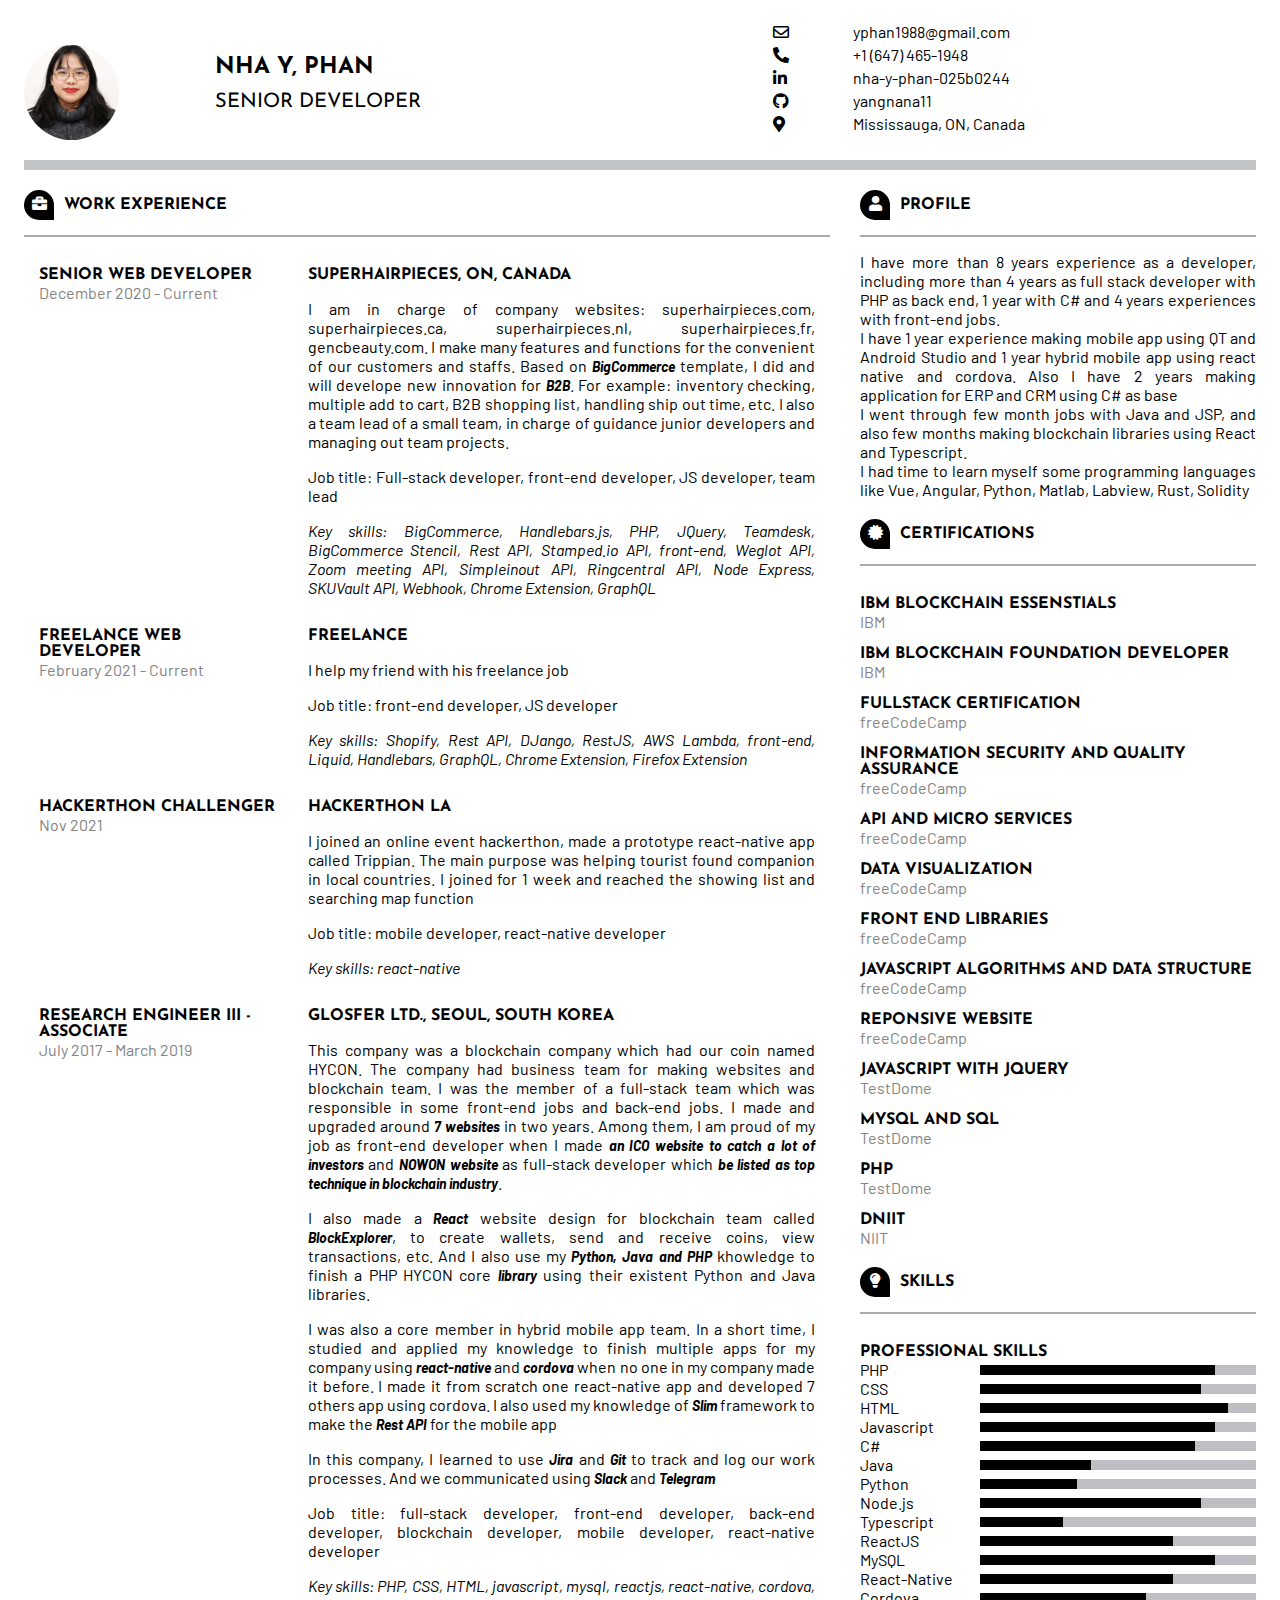
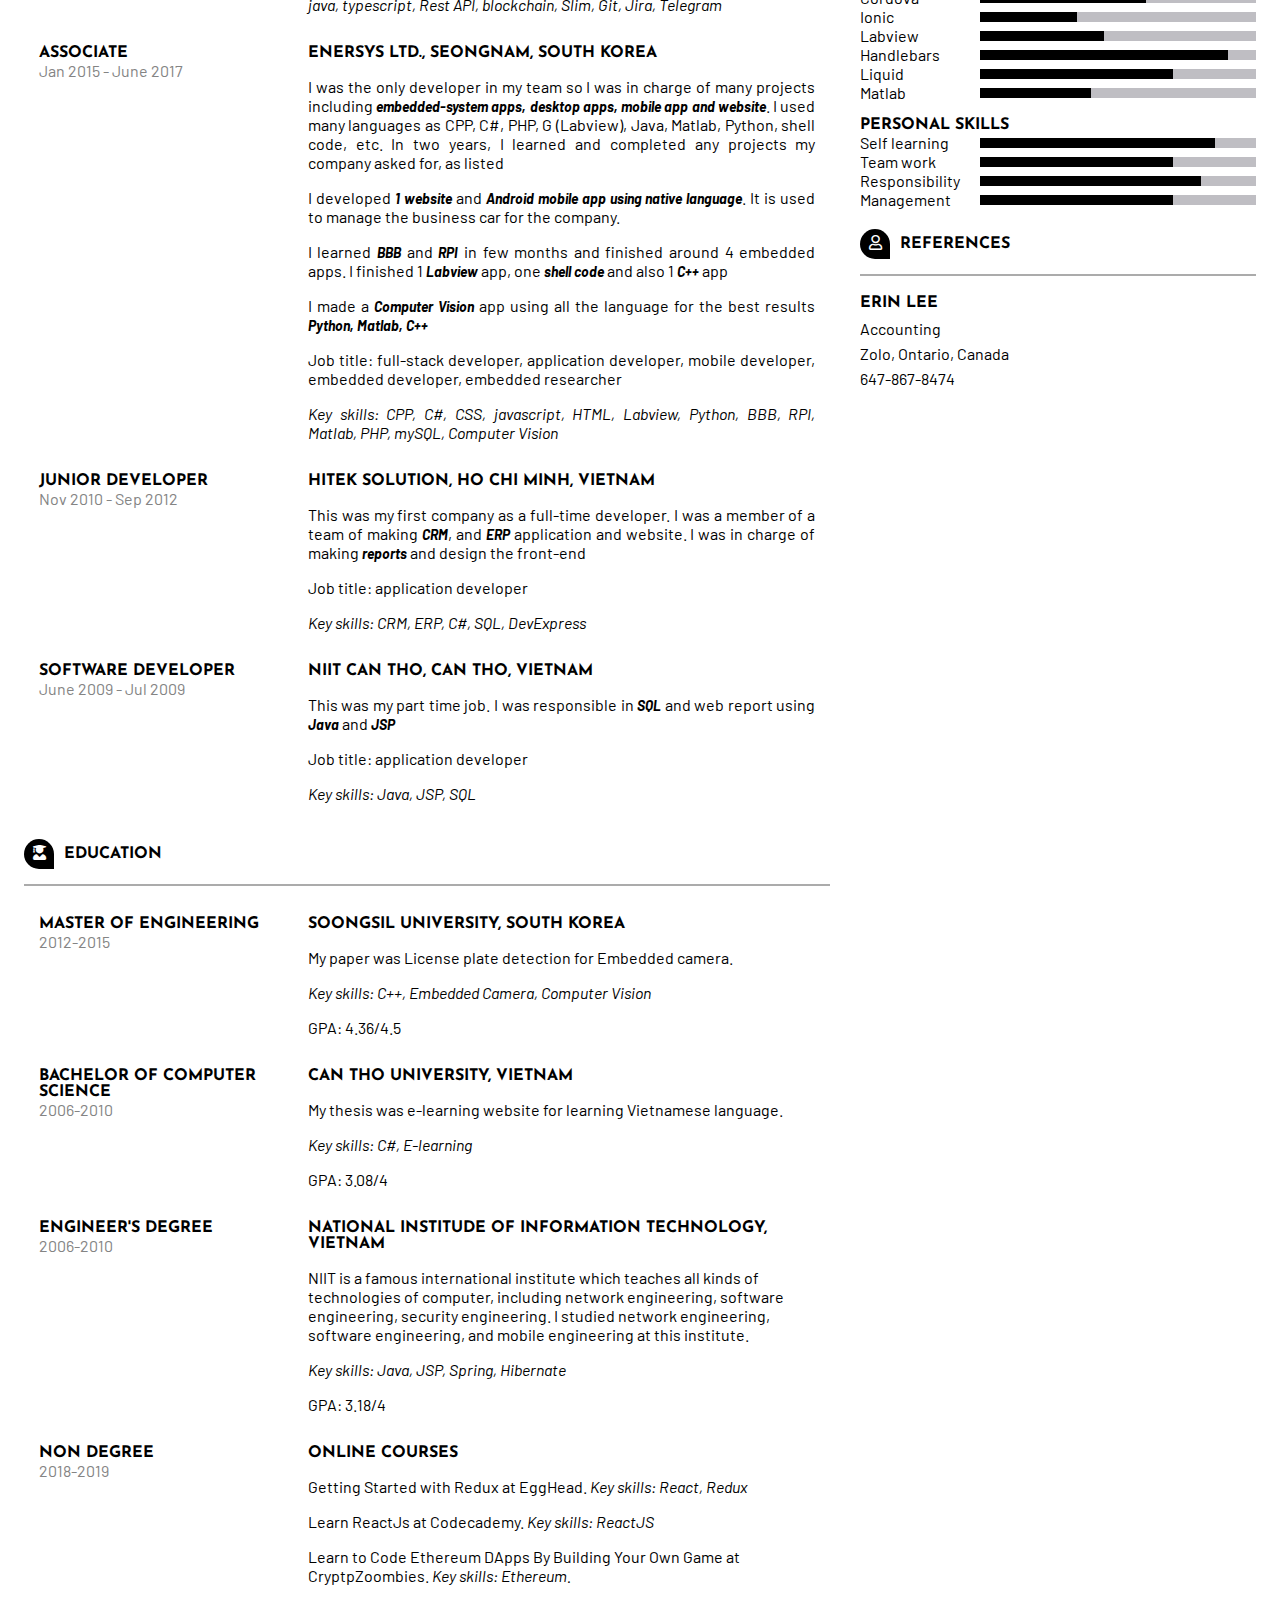
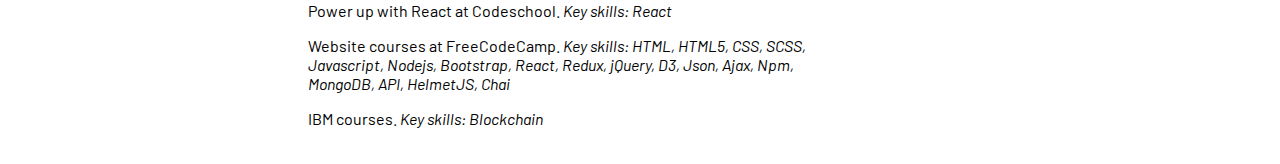
<file: index.html>
<!doctype html>
<html lang="en">
    <head>
        <meta charset="utf-8">
        <meta name="viewport" content="width=device-width, initial-scale=1, maximum-scale=1, user-scalable=no">
<!--        <link href="css/bootstrap.min.css" rel="stylesheet">-->
        <link rel="stylesheet" href="css/index.css">
        <link rel="stylesheet" href="css/all.css">
        <link href="https://fonts.googleapis.com/css?family=Didact+Gothic&display=swap" rel="stylesheet">
        <link href="https://fonts.googleapis.com/css?family=Barlow:400,700&display=swap" rel="stylesheet">
        <link href="https://fonts.googleapis.com/css?family=Josefin+Sans:400,700&display=swap" rel="stylesheet">
        <script src="js/jquery-3.4.1.min.js"></script>
        <script src="js/index.js"></script>
    </head>
    <body>
        <div class="container">
            <div class="head region">
                <div class="col-xs-7 no-left-padding">
                    <div class="col-xs-3 no-left-padding">
                        <div class="profile"></div>
                    </div>
                    <div class="col-xs-9 head-desp">
                        <div class="profile-name">Nha Y, Phan</div>
                        <div>Senior Developer</div>
                    </div>
                </div>
                <div class="col-xs-5 head-info">
                    <div>
                       <div class="col-xs-2"><i class="far fa-envelope"></i></div>
                        <div class="col-xs-10">yphan1988@gmail.com</div>
                    </div>
                    <div>
                        <div class="col-xs-2"><i class="fas fa-phone-alt"></i></div>
                        <div class="col-xs-10">+1 (647) 465-1948</div>
                    </div>
                    <!-- <div>
                        <div class="col-xs-2"><i class="fas fa-globe"></i></div>
                        <div class="col-xs-10">yphan1988.wixsite.com/resume/projects</div>
                    </div> -->
                    <div>
                        <div class="col-xs-2"><i class="fab fa-linkedin-in"></i></div>
                        <div class="col-xs-10">nha-y-phan-025b0244</div>
                    </div>
                    <div>
                        <div class="col-xs-2"><i class="fab fa-github"></i></div>
                        <div class="col-xs-10">yangnana11</div>
                    </div>
                    <div>
                        <div class="col-xs-2"><i class="fas fa-map-marker-alt"></i></div>
                        <div class="col-xs-10">Mississauga, ON, Canada</div>
                    </div>
                </div>
            </div>
            <div class="seperate-container">
            </div>
            <div class="col-xs-8 no-left-padding">
                <div id="work" class="region">
                    <div class="subject">
                       <div class="icon-border"><i class="fas fa-briefcase"></i></div>
                        work experience
                    </div>
                    <div class="job-detail">
                        <div class="col-xs-4">
                            <div class="job-title">Senior Web Developer</div>
                            <div class="job-duration">December 2020 - Current</div>
                        </div>
                        <div class="col-xs-8 job-desp">
                            <div class="job-company">Superhairpieces, ON, Canada</div>
                            <div>
                                <p>I am in charge of company websites: superhairpieces.com, superhairpieces.ca, superhairpieces.nl, superhairpieces.fr, gencbeauty.com. I make many features and functions for the convenient of our customers and staffs. Based on <b>BigCommerce</b> template, I did and will develope new innovation for <b>B2B</b>. For example: inventory checking, multiple add to cart, B2B shopping list, handling ship out time, etc. I also a team lead of a small team, in charge of guidance junior developers and managing out team projects.</p>
                                <p>Job title: Full-stack developer, front-end developer, JS developer, team lead</p>
                                <p class="key-skill">Key skills: BigCommerce, Handlebars.js, PHP, JQuery, Teamdesk, BigCommerce Stencil, Rest API, Stamped.io API, front-end, Weglot API, Zoom meeting API, Simpleinout API, Ringcentral API, Node Express, SKUVault API, Webhook, Chrome Extension, GraphQL</p>
                            </div>
                        </div>
                    </div>
                    <div class="job-detail">
                        <div class="col-xs-4">
                            <div class="job-title">Freelance Web Developer</div>
                            <div class="job-duration">February 2021 - Current</div>
                        </div>
                        <div class="col-xs-8 job-desp">
                            <div class="job-company">Freelance</div>
                            <div>
                                <p>I help my friend with his freelance job</p>
                                <p>Job title: front-end developer, JS developer</p>
                                <p class="key-skill">Key skills: Shopify, Rest API, DJango, RestJS, AWS Lambda, front-end, Liquid, Handlebars, GraphQL, Chrome Extension, Firefox Extension</p>
                            </div>
                        </div>
                    </div>
                    <div class="job-detail">
                        <div class="col-xs-4">
                            <div class="job-title">Hackerthon challenger</div>
                            <div class="job-duration">Nov 2021</div>
                        </div>
                        <div class="col-xs-8 job-desp">
                            <div class="job-company">Hackerthon LA</div>
                            <div>
                                <p>I joined an online event hackerthon, made a prototype react-native app called Trippian. The main purpose was helping tourist found companion in local countries. I joined for 1 week and reached the showing list and searching map function</p>
                                <p>Job title: mobile developer, react-native developer</p>
                                <p class="key-skill">Key skills: react-native</p>
                            </div>
                        </div>
                    </div>
                    <div class="job-detail">
                        <div class="col-xs-4">
                            <div class="job-title">Research Engineer III - Associate</div>
                            <div class="job-duration">July 2017 - March 2019</div>
                        </div>
                        <div class="col-xs-8 job-desp">
                            <div class="job-company">Glosfer Ltd., Seoul, South Korea</div>
                            <div>
                                <p>This company was a blockchain company which had our coin named HYCON. The company had business team for making websites and blockchain team. I was the member of a full-stack team which was responsible in some front-end jobs and back-end jobs. I made and upgraded around <b>7 websites</b> in two years. Among them, I am proud of my job as front-end developer when I made <b>an ICO website to catch a lot of investors</b> and <b>NOWON website</b> as full-stack developer which <b>be listed as top technique in blockchain industry</b>.</p>
                                <p>I also made a <b>React</b> website design for blockchain team called <b>BlockExplorer</b>, to create wallets, send and receive coins, view transactions, etc. And I also use my <b>Python, Java and PHP</b> khowledge to finish a PHP HYCON core <b>library</b> using their existent Python and Java libraries.</p>
                                <p>I was also a core member in hybrid mobile app team. In a short time, I studied and applied my knowledge to finish multiple apps for my company using <b>react-native</b> and <b>cordova</b> when no one in my company made it before. I made it from scratch one react-native app and developed 7 others app using cordova. I also used my knowledge of <b>Slim</b> framework to make the <b>Rest API</b> for the mobile app</p>
                                <p>In this company, I learned to use <b>Jira</b>  and <b>Git</b> to track and log our work processes. And we communicated using <b>Slack</b> and <b>Telegram</b></p>
                                <p>Job title: full-stack developer, front-end developer, back-end developer, blockchain developer, mobile developer, react-native developer</p>
                                <p class="key-skill">Key skills: PHP, CSS, HTML, javascript, mysql, reactjs, react-native, cordova, java, typescript, Rest API, blockchain, Slim, Git, Jira, Telegram</p>
                            </div>
                        </div>
                    </div>
                    <div class="job-detail">
                        <div class="col-xs-4">
                            <div class="job-title">Associate</div>
                            <div class="job-duration">Jan 2015 - June 2017</div>
                        </div>
                        <div class="col-xs-8 job-desp">
                            <div class="job-company">Enersys Ltd., Seongnam, South Korea</div>
                            <div>
                                <p>I was the only developer in my team so I was in charge of many projects including <b>embedded-system apps, desktop apps, mobile app and website</b>. I used many languages as CPP, C#, PHP, G (Labview), Java, Matlab, Python, shell code, etc. In two years, I learned and completed any projects my company asked for, as listed</p>
                                <p>I developed <b>1 website</b> and <b>Android mobile app using native language</b>. It is used to manage the business car for the company.</p>
                                <p>I learned <b>BBB</b> and <b>RPI</b> in few months and finished around 4 embedded apps. I finished 1 <b>Labview</b> app, one <b>shell code</b> and also 1 <b>C++</b> app</p>
                                <p>I made a <b>Computer Vision</b> app using all the language for the best results <b>Python, Matlab, C++</b></p>
                                <p>Job title: full-stack developer, application developer, mobile developer, embedded developer, embedded researcher</p>
                                <p class="key-skill">Key skills: CPP, C#, CSS, javascript, HTML, Labview, Python, BBB, RPI, Matlab, PHP, mySQL, Computer Vision</p>
                            </div>
                        </div>
                    </div>
                    <div class="job-detail">
                        <div class="col-xs-4">
                            <div class="job-title">Junior Developer</div>
                            <div class="job-duration">Nov 2010 - Sep 2012</div>
                        </div>
                        <div class="col-xs-8 job-desp">
                            <div class="job-company">Hitek Solution, Ho Chi Minh, Vietnam</div>
                            <div>
                                <p>This was my first company as a full-time developer. I was a member of a team of making <b>CRM</b>, and <b>ERP</b> application and website. I was in charge of making <b>reports</b> and design the front-end</p>
                                <p>Job title: application developer</p>
                                <p class="key-skill">Key skills: CRM, ERP, C#, SQL, DevExpress</p>
                            </div>
                        </div>
                    </div>
                    <div class="job-detail">
                        <div class="col-xs-4">
                            <div class="job-title">Software Developer</div>
                            <div class="job-duration">June 2009 - Jul 2009</div>
                        </div>
                        <div class="col-xs-8 job-desp">
                            <div class="job-company">NIIT Can Tho, Can Tho, Vietnam</div>
                            <div>
                                <p>This was my part time job. I was responsible in <b>SQL</b> and web report using <b>Java</b> and <b>JSP</b></p>
                                <p>Job title: application developer</p>
                                <p class="key-skill">Key skills: Java, JSP, SQL</p>
                            </div>
                        </div>
                    </div>
                </div>
                <div id="education" class="region">
                    <div class="subject">
                       <div class="icon-border"><i class="fas fa-user-graduate"></i></div>
                        education
                    </div>
                    <div class="edu-detail">
                        <div class="col-xs-4">
                            <div class="edu-title">Master of Engineering</div>
                            <div class="edu-time">2012-2015</div>
                        </div>
                        <div class="col-xs-8">
                            <div class="edu-school">Soongsil University, South Korea</div>
                            <p>My paper was License plate detection for Embedded camera.</p>
                            <p class="key-skill">Key skills: C++, Embedded Camera, Computer Vision</p>
                            <p>GPA: 4.36/4.5</p>
                        </div>
                    </div>
                    <div class="edu-detail">
                        <div class="col-xs-4">
                            <div class="edu-title">Bachelor of Computer Science</div>
                            <div class="edu-time">2006-2010</div>
                        </div>
                        <div class="col-xs-8">
                            <div class="edu-school">Can Tho University, Vietnam</div>
                            <p>My thesis was e-learning website for learning Vietnamese language.</p>
                            <p class="key-skill">Key skills: C#, E-learning</p>
                            <p>GPA: 3.08/4</p>
                        </div>
                    </div>
                    <div class="edu-detail">
                        <div class="col-xs-4">
                            <div class="edu-title">Engineer's Degree</div>
                            <div class="edu-time">2006-2010</div>
                        </div>
                        <div class="col-xs-8">
                            <div class="edu-school">National Institude of Information Technology, Vietnam</div>
                            <p>NIIT is a famous international institute which teaches all kinds of technologies of computer, including network engineering, software engineering, security engineering.
I studied network engineering, software engineering, and mobile engineering at this institute.</p>
                           <p class="key-skill">Key skills: Java, JSP, Spring, Hibernate</p>
                            <p>GPA: 3.18/4</p>
                        </div>
                    </div>
                    <div class="edu-detail">
                        <div class="col-xs-4">
                            <div class="edu-title">Non Degree</div>
                            <div class="edu-time">2018-2019</div>
                        </div>
                        <div class="col-xs-8">
                            <div class="edu-school">Online courses</div>
                            <p>Getting Started with Redux at EggHead. <i>Key skills: React, Redux</i></p>
                            <p>Learn ReactJs at Codecademy. <i>Key skills: ReactJS</i></p>
                            <p>Learn to Code Ethereum DApps By Building Your Own Game at CryptpZoombies. <i>Key skills: Ethereum.</i></p>
                            <p>Power up with React at Codeschool. <i>Key skills: React</i></p>
                            <p>Website courses at FreeCodeCamp. <i>Key skills: HTML, HTML5, CSS, SCSS, Javascript, Nodejs, Bootstrap, React, Redux, jQuery, D3, Json, Ajax, Npm, MongoDB, API, HelmetJS, Chai</i> </p>
                            <p>IBM courses. <i>Key skills: Blockchain</i></p>
                        </div>
                    </div>
                </div>
<!--
                <div class="region">
                    <div class="subject">
                       <div class="icon-border"><i class="far fa-laugh-beam"></i></div>
                        hobby
                    </div>
                    <div><span class="hobby-title">Reading</span>: I finished 96 books in 2019</div>
                    <div class="hobby-title">Code challenge</div>
                    <div class="col-xs-6">
                       <div class="hobby-code-site">Codewars</div>
                        <div><img src="img/codewars.png" alt=""></div>
                    </div>
                    <div class="col-xs-6">
                        <div class="hobby-code-site">CodeHacker</div>
                        <div><img src="img/codehacker.png" alt=""></div>
                    </div>
                </div>
-->
            </div>
            <div class="col-xs-4 no-right-padding">
                <div id="profile" class="region">
                    <div class="subject">
                       <div class="icon-border"><i class="fas fa-user"></i></div>
                        profile
                    </div>
                    <div class="profile-text">
                        I have more than 8 years experience as a developer, 
including more than 4 years as full stack developer with PHP as back end, 1 year with C# and 4 years experiences with front-end jobs.<br/>
I have 1 year experience making mobile app using QT and
Android Studio and 1 year hybrid mobile app using react
native and cordova. Also I have 2 years making application for ERP and CRM using C#
as base<br/>
I went through few month jobs with Java and JSP, and also few months
making blockchain libraries using React and Typescript.<br/>
I had time to learn myself some programming languages like
Vue, Angular, Python, Matlab, Labview, Rust, Solidity<br/>
                    </div>
                </div>
                <div id="reference" class="region">
                    <div class="subject">
                       <div class="icon-border"><i class="fas fa-certificate"></i></div>
                        certifications
                    </div>
                    <div>
                        <div class="cert-detail">
                            <div class="cert-title">IBM Blockchain Essenstials</div>
                            <div class="cert-school">IBM</div>
                        </div>
                        <div class="cert-detail">
                            <div class="cert-title">IBM Blockchain Foundation Developer</div>
                            <div class="cert-school">IBM</div>
                        </div>
                        <div class="cert-detail">
                            <div class="cert-title">Fullstack certification</div>
                            <div class="cert-school">freeCodeCamp</div>
                        </div>
                        <div class="cert-detail">
                            <div class="cert-title">Information Security and Quality Assurance</div>
                            <div class="cert-school">freeCodeCamp</div>
                        </div>
                        <div class="cert-detail">
                            <div class="cert-title">API and Micro services</div>
                            <div class="cert-school">freeCodeCamp</div>
                        </div>
                        <div class="cert-detail">
                            <div class="cert-title">Data Visualization</div>
                            <div class="cert-school">freeCodeCamp</div>
                        </div>
                        <div class="cert-detail">
                            <div class="cert-title">Front End Libraries</div>
                            <div class="cert-school">freeCodeCamp</div>
                        </div>
                        <div class="cert-detail">
                            <div class="cert-title">JavaScript Algorithms and Data Structure</div>
                            <div class="cert-school">freeCodeCamp</div>
                        </div>
                        <div class="cert-detail">
                            <div class="cert-title">Reponsive Website</div>
                            <div class="cert-school">freeCodeCamp</div>
                        </div>
                        <div class="cert-detail">
                            <div class="cert-title">JavaScript with JQuery</div>
                            <div class="cert-school">TestDome</div>
                        </div>
                        <div class="cert-detail">
                            <div class="cert-title">MySQL and SQL</div>
                            <div class="cert-school">TestDome</div>
                        </div>
                        <div class="cert-detail">
                            <div class="cert-title">PHP</div>
                            <div class="cert-school">TestDome</div>
                        </div>
                        <div class="cert-detail">
                            <div class="cert-title">DNIIT</div>
                            <div class="cert-school">NIIT</div>
                        </div>
                    </div>
                </div>
                <div id="skill" class="region">
                    <div class="subject">
                       <div class="icon-border"><i class="fas fa-lightbulb"></i></div>
                        skills
                    </div>
                    <div>
                        <div class="skill-detail">
                            <div class="skill-title">Professional skills</div>
                            <div>PHP
                                <div class="skill-background">
                                    <div class="skill-value" style="width: 85%"></div>
                                </div>
                            </div>
                            <div>CSS
                                <div class="skill-background">
                                    <div class="skill-value" style="width: 80%"></div>
                                </div>
                            </div>
                            <div>HTML
                                <div class="skill-background">
                                    <div class="skill-value" style="width: 90%"></div>
                                </div>
                            </div>
                            <div>Javascript
                                <div class="skill-background">
                                    <div class="skill-value" style="width: 85%"></div>
                                </div>
                            </div>
                            <div>C#
                                <div class="skill-background">
                                    <div class="skill-value" style="width: 78%"></div>
                                </div>
                            </div>
                            <div>Java
                                <div class="skill-background">
                                    <div class="skill-value" style="width: 40%"></div>
                                </div>
                            </div>
                            <div>Python
                                <div class="skill-background">
                                    <div class="skill-value" style="width: 35%"></div>
                                </div>
                            </div>
                            <div>Node.js
                                <div class="skill-background">
                                    <div class="skill-value" style="width: 80%"></div>
                                </div>
                            </div>
                            <div>Typescript
                                <div class="skill-background">
                                    <div class="skill-value" style="width: 30%"></div>
                                </div>
                            </div>
                            <div>ReactJS
                                <div class="skill-background">
                                    <div class="skill-value" style="width: 70%"></div>
                                </div>
                            </div>
                            <div>MySQL
                                <div class="skill-background">
                                    <div class="skill-value" style="width: 85%"></div>
                                </div>
                            </div>
                            <div>React-Native
                                <div class="skill-background">
                                    <div class="skill-value" style="width: 70%"></div>
                                </div>
                            </div>
                            <div>Cordova
                                <div class="skill-background">
                                    <div class="skill-value" style="width: 60%"></div>
                                </div>
                            </div>
                            <div>Ionic
                                <div class="skill-background">
                                    <div class="skill-value" style="width: 35%"></div>
                                </div>
                            </div>
                            <div>Labview
                                <div class="skill-background">
                                    <div class="skill-value" style="width: 45%"></div>
                                </div>
                            </div>
                            <div>Handlebars
                                <div class="skill-background">
                                    <div class="skill-value" style="width:90%"></div>
                                </div>
                            </div>
                            <div>Liquid
                                <div class="skill-background">
                                    <div class="skill-value" style="width:70%"></div>
                                </div>
                            </div>
                            <div>Matlab
                                <div class="skill-background">
                                    <div class="skill-value" style="width: 40%"></div>
                                </div>
                            </div>
                        </div>
                        <div class="skill-detail">
                            <div class="skill-title">Personal skills</div>
                            <div>Self learning
                                <div class="skill-background">
                                    <div class="skill-value" style="width: 85%"></div>
                                </div>
                            </div>
                            <div>Team work
                                <div class="skill-background">
                                    <div class="skill-value" style="width: 70%"></div>
                                </div>
                            </div>
                            <div>Responsibility
                                <div class="skill-background">
                                    <div class="skill-value" style="width: 80%"></div>
                                </div>
                            </div>
                            <div>Management
                                <div class="skill-background">
                                    <div class="skill-value" style="width: 70%"></div>
                                </div>
                            </div>
                        </div>
                    </div>
                </div>
                <div class="region">
                    <div class="subject">
                        <div class="icon-border">
                            <i class="far fa-user"></i>
                        </div>
                        references
                    </div>
                    <div class="col-xs-12 ref-detail no-left-padding">
                        <div class="ref-title">
                            Erin Lee
                        </div>
                        <div>Accounting</div>
                        <div>Zolo, Ontario, Canada</div>
                        <div>647-867-8474</div>
                    </div>
                </div>
            </div>
        </div>
    </body>
</html>
</file>
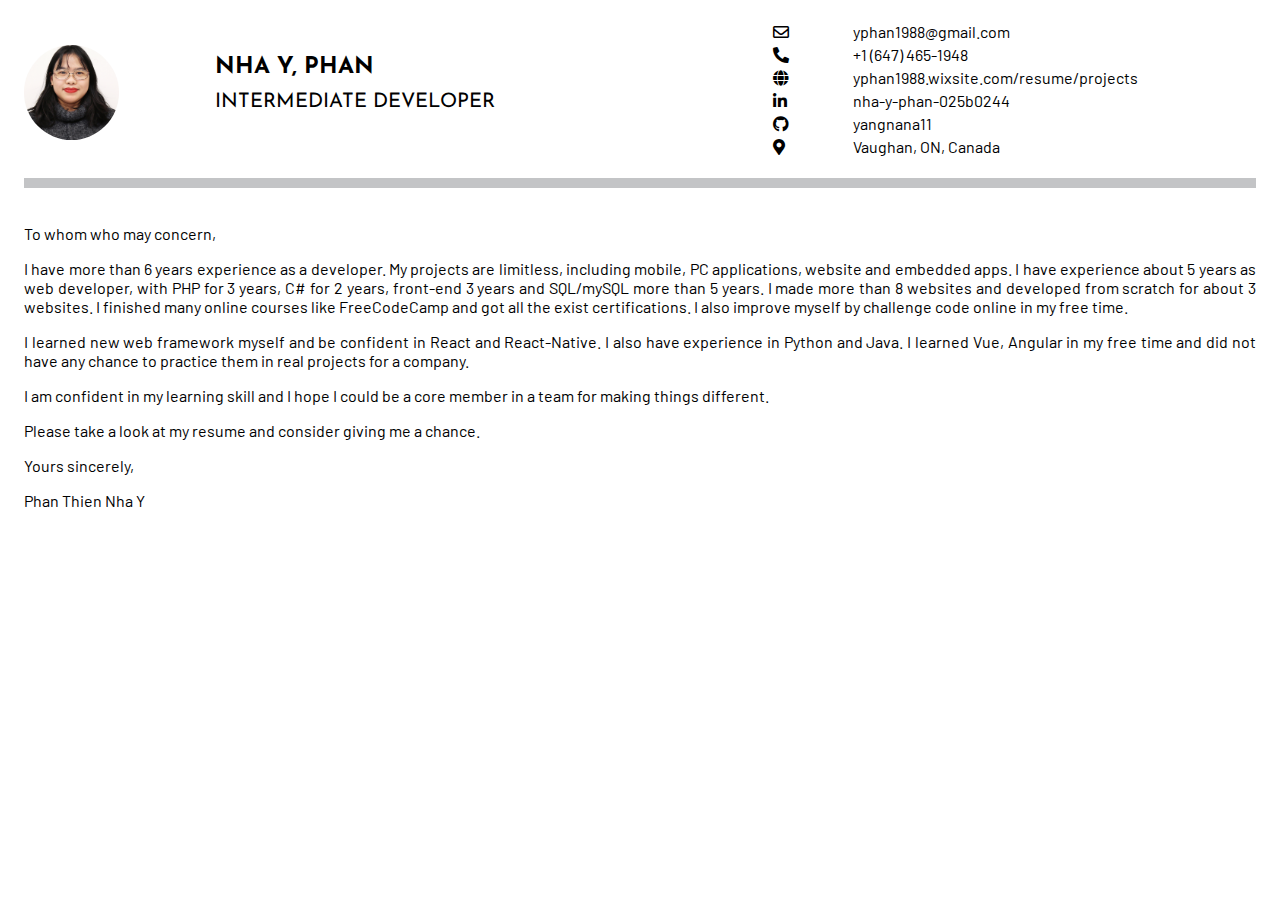
<file: cover.html>
<!doctype html>
<html lang="en">
    <head>
        <meta charset="utf-8">
        <meta name="viewport" content="width=device-width, initial-scale=1, maximum-scale=1, user-scalable=no">
<!--        <link href="css/bootstrap.min.css" rel="stylesheet">-->
        <link rel="stylesheet" href="css/index.css">
        <link rel="stylesheet" href="css/all.css">
        <link href="https://fonts.googleapis.com/css?family=Didact+Gothic&display=swap" rel="stylesheet">
        <link href="https://fonts.googleapis.com/css?family=Barlow:400,700&display=swap" rel="stylesheet">
        <link href="https://fonts.googleapis.com/css?family=Josefin+Sans:400,700&display=swap" rel="stylesheet">
        <script src="js/jquery-3.4.1.min.js"></script>
        <script src="js/index.js"></script>
    </head>
    <body>
        <div class="container">
            <div class="head region">
                <div class="col-xs-7 no-left-padding">
                    <div class="col-xs-3 no-left-padding">
                        <div class="profile"></div>
                    </div>
                    <div class="col-xs-9 head-desp">
                        <div class="profile-name">Nha Y, Phan</div>
                        <div>Intermediate Developer</div>
                    </div>
                </div>
                <div class="col-xs-5 head-info">
                    <div>
                       <div class="col-xs-2"><i class="far fa-envelope"></i></div>
                        <div class="col-xs-10">yphan1988@gmail.com</div>
                    </div>
                    <div>
                        <div class="col-xs-2"><i class="fas fa-phone-alt"></i></div>
                        <div class="col-xs-10">+1 (647) 465-1948</div>
                    </div>
                    <div>
                        <div class="col-xs-2"><i class="fas fa-globe"></i></div>
                        <div class="col-xs-10">yphan1988.wixsite.com/resume/projects</div>
                    </div>
                    <div>
                        <div class="col-xs-2"><i class="fab fa-linkedin-in"></i></div>
                        <div class="col-xs-10">nha-y-phan-025b0244</div>
                    </div>
                    <div>
                        <div class="col-xs-2"><i class="fab fa-github"></i></div>
                        <div class="col-xs-10">yangnana11</div>
                    </div>
                    <div>
                        <div class="col-xs-2"><i class="fas fa-map-marker-alt"></i></div>
                        <div class="col-xs-10">Vaughan, ON, Canada</div>
                    </div>
                </div>
            </div>
            <div class="seperate-container">
            </div>
            <div class="col-xs-12 no-left-padding no-right-padding region" style="text-align: justify">
                <p>To whom who may concern,</p>
                <p>I have more than 6 years experience as a developer. My projects are limitless, including mobile, PC applications, website and embedded apps. I have experience about 5 years as web developer, with PHP for 3 years, C# for 2 years, front-end 3 years and SQL/mySQL more than 5 years. I made more than 8 websites and developed from scratch for about 3 websites. I finished many online courses like FreeCodeCamp and got all the exist certifications. I also improve myself by challenge code online in my free time.</p>
                <p>I learned new web framework myself and be confident in React and React-Native. I also have experience in Python and Java. I learned Vue, Angular in my free time and did not have any chance to practice them in real projects for a company.</p>
                <p>I am confident in my learning skill and I hope I could be a core member in a team for making things different.</p>
                <p>Please take a look at my resume and consider giving me a chance.</p>
                <p>Yours sincerely,</p>
                <p>Phan Thien Nha Y</p>
            </div>
        </div>
    </body>
</html>
</file>
<file: css/index.css>
body {
    /*    background-color: #e8e8e8 !important;*/
    font-family: "Barlow", sans-serif;
}
b {
    font-style: italic;
    font-size: 14px;
}
* {
    -webkit-box-sizing: border-box;
    -moz-box-sizing: border-box;
    box-sizing: border-box;
}
*:before,
*:after {
    -webkit-box-sizing: border-box;
    -moz-box-sizing: border-box;
    box-sizing: border-box;
}
.container {
    /* width: 1170px; */
    width: 100%;
    padding: 0 1rem;
    margin: 0 auto;
}
.col-xs-1,
.col-xs-2,
.col-xs-3,
.col-xs-4,
.col-xs-5,
.col-xs-6,
.col-xs-7,
.col-xs-8,
.col-xs-9,
.col-xs-10,
.col-xs-11,
.col-xs-12 {
    position: relative;
    min-height: 1px;
    padding-right: 15px;
    padding-left: 15px;
    float: left;
}
.col-xs-12 {
    width: 100%;
}
.col-xs-11 {
    width: 91.66666667%;
}
.col-xs-10 {
    width: 83.33333333%;
}
.col-xs-9 {
    width: 75%;
}
.col-xs-8 {
    width: 66.66666667%;
}
.col-xs-7 {
    width: 58.33333333%;
}
.col-xs-6 {
    width: 50%;
}
.col-xs-5 {
    width: 41.66666667%;
}
.col-xs-4 {
    width: 33.33333333%;
}
.col-xs-3 {
    width: 25%;
}
.col-xs-2 {
    width: 16.66666667%;
}
.col-xs-1 {
    width: 8.33333333%;
}
.region {
    margin-top: 20px;
    margin-bottom: 20px;
}
.region:after {
    content: " ";
    display: block;
    clear: both;
}
.region .subject {
    font-family: "Josefin Sans", sans-serif;
    text-transform: uppercase;
    font-weight: bold;
}
.head-desp,
.head-info {
    vertical-align: middle;
}
.head-info {
    line-height: 23px;
}
.head-desp {
    font-size: 20px;
    /*    font-family: 'Didact Gothic', sans-serif;*/
    font-family: "Josefin Sans", sans-serif;
    text-transform: uppercase;
    line-height: 35px;
    margin-top: 30px;
}
.profile-name {
    font-size: 23px;
    font-weight: bold;
}
.profile {
    border-radius: 50%;
    /*    width: 100%;*/
    width: 95px;
    height: 95px;
    overflow: hidden;
    background-image: url("../img/profile.jpeg") !important;
    background-position: center;
    background-size: cover;
    background-repeat: no-repeat;
    margin-top: 25px;
}
.seperate-container {
    height: 10px;
    width: 100%;
    overflow: hidden;
    background-color: #c3c4c6;
}
.subject {
    display: flex;
    line-height: 30px;
    padding-bottom: 15px;
    border-bottom: 2px solid #ababab;
    margin-bottom: 15px;
}
.icon-border {
    background-color: black;
    width: 30px;
    height: 30px;
    border-top-left-radius: 50%;
    border-bottom-left-radius: 50%;
    border-top-right-radius: 50%;
    margin-right: 10px;
    /*    line-height: 30px;*/
    text-align: center;
}
.icon-border i {
    color: white !important;
    font-size: 15px;
}
.no-left-padding {
    padding-left: 0px;
}
.no-right-padding {
    padding-right: 0px;
}
.skill-background {
    background-color: #bfbec3 !important;
    float: right;
    width: calc(100% - 120px);
    height: 10px;
    margin-top: 5px;
}
.skill-value {
    height: 100%;
    /*    width: 80%;*/
    background-color: black !important;
}
.job-title,
.edu-title,
.cert-title,
.skill-title,
.ref-title {
    font-family: "Josefin Sans", sans-serif;
    text-transform: uppercase;
    font-weight: bold;
}
.job-duration,
.edu-time,
.cert-school {
    /*    color: #a6a6a6;*/
    color: #848484;
}
.job-company,
.edu-school {
    font-family: "Josefin Sans", sans-serif;
    text-transform: uppercase;
    font-weight: bold;
    margin-bottom: 10px;
}
.job-desp {
    text-align: justify;
}
.job-detail,
.edu-detail,
.cert-detail,
.skill-detail {
    padding-top: 15px;
    overflow: hidden;
}
.profile-text {
    text-align: justify;
}
.key-skill {
    font-style: italic;
}
.hobby-title {
    margin-bottom: 10px;
    font-weight: bold;
    font-size: 15px;
}
.hobby-code-site {
    margin-bottom: 5px;
    font-style: italic;
}
.hobby img {
    max-width: 100%;
}
.ref-detail {
    line-height: 25px;
    margin-bottom: 10px;
}
code {
    padding: 10px;
}
</file>
